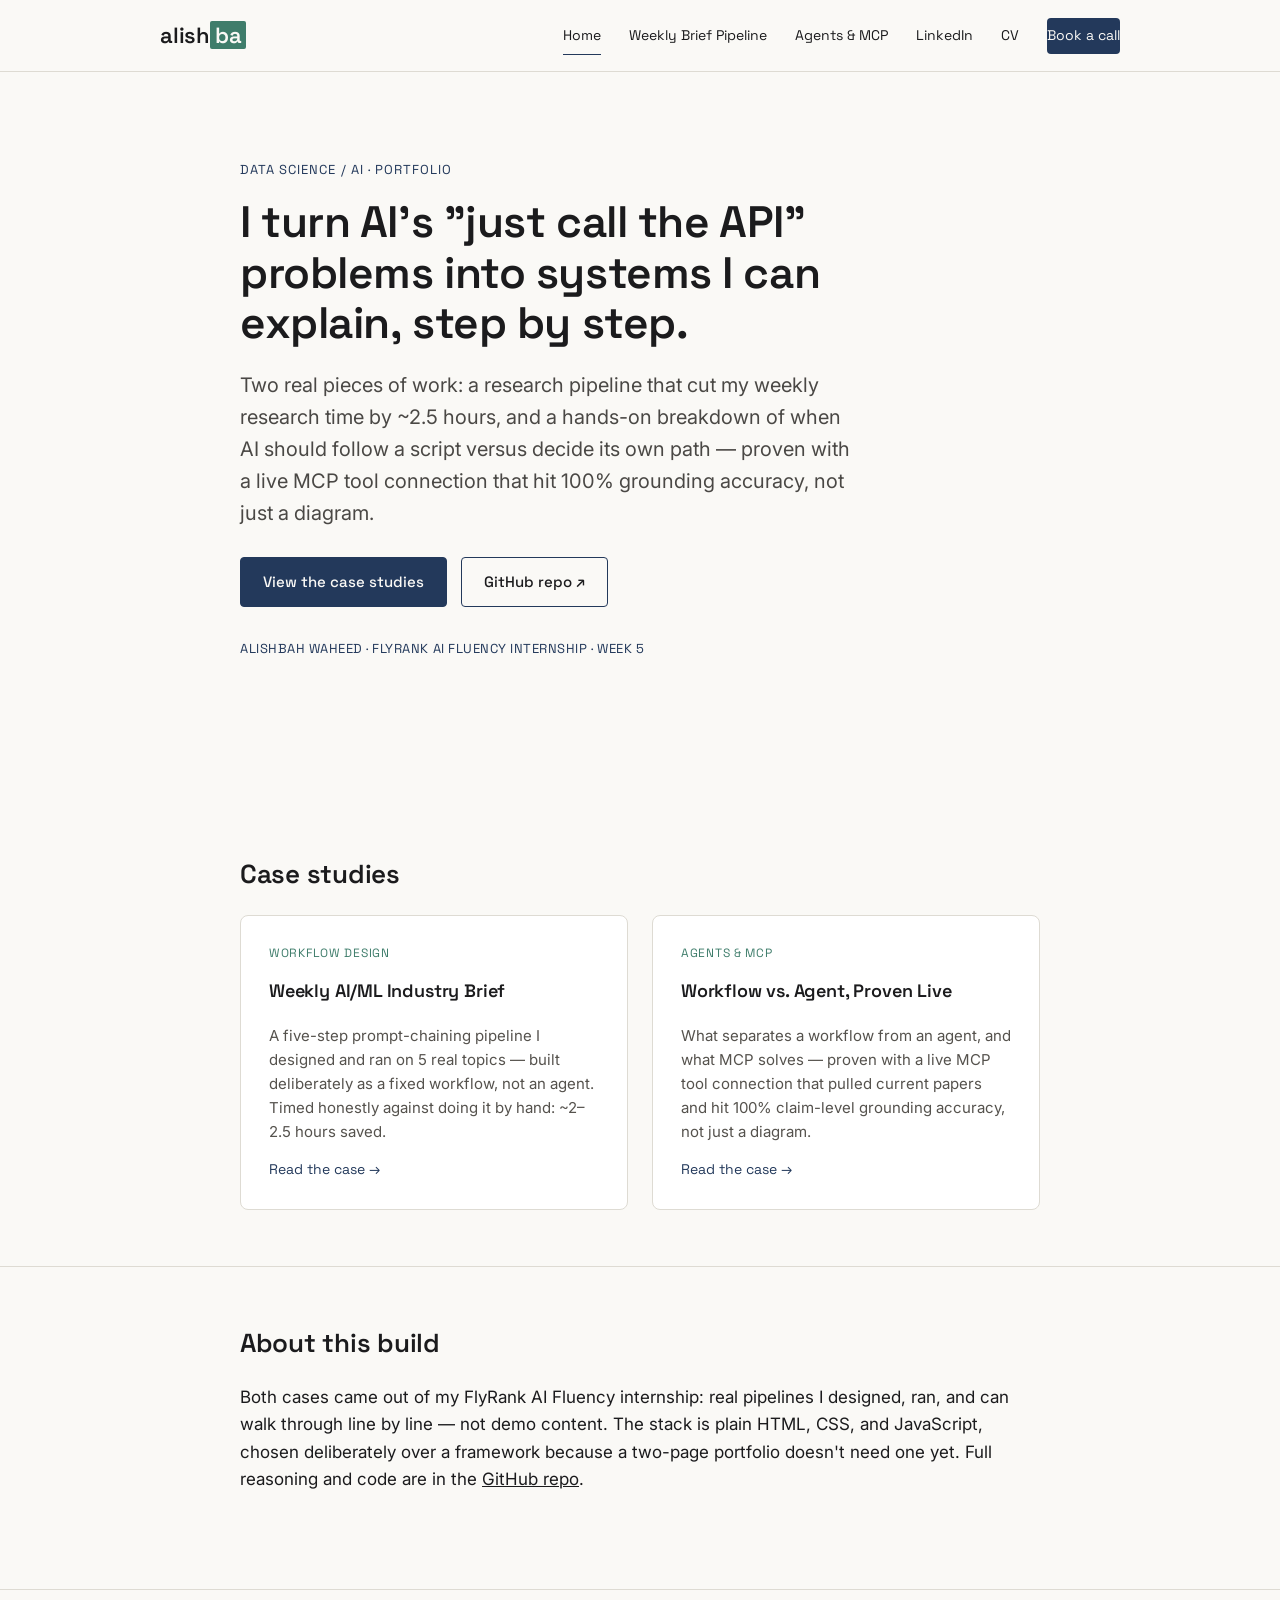
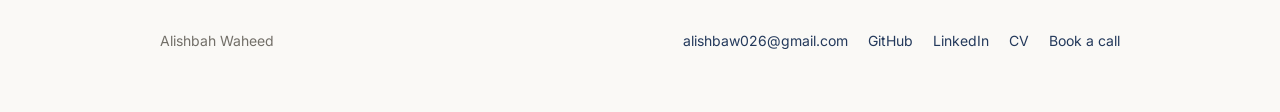
<file: index.html>
<!DOCTYPE html>
<html lang="en">
<head>
<meta charset="UTF-8">
<meta name="viewport" content="width=device-width, initial-scale=1.0">
<title>Alishbah Waheed — AI/ML Portfolio</title>
<meta name="description" content="Alishbah Waheed — case studies on AI pipeline design, tool-use vs. agentic architecture, and MCP. FlyRank AI Fluency internship.">
<link rel="preconnect" href="https://fonts.googleapis.com">
<link rel="preconnect" href="https://fonts.gstatic.com" crossorigin>
<link href="https://fonts.googleapis.com/css2?family=Space+Grotesk:wght@400;500;600;700&family=Inter:wght@400;500;600&display=swap" rel="stylesheet">
<link rel="stylesheet" href="style.css">
</head>
<body>

<nav class="site-nav">
  <div class="nav-inner">
    <a class="wordmark" href="index.html">
      <span class="wordmark-text">alish<span class="match">ba</span></span>
    </a>
    <ul class="nav-links">
      <li><a href="index.html" aria-current="page">Home</a></li>
      <li><a href="weekly-brief.html">Weekly Brief Pipeline</a></li>
      <li><a href="agents-mcp.html">Agents &amp; MCP</a></li>
      <li><a href="https://linkedin.com/in/alishbahwaheed" target="_blank" rel="noopener">LinkedIn</a></li>
      <li><a href="Resume.pdf" target="_blank" rel="noopener">CV</a></li>
      <li><a class="nav-cta" href="mailto:alishbaw026@gmail.com?subject=Let's%20connect">Book a call</a></li>
    </ul>
  </div>
</nav>

<header class="hero">
  <div class="sheet">
    <p class="kicker">Data Science / AI · Portfolio</p>
    <div class="hero-claim">
      <h1>I turn AI's "just call the API" problems into systems I can <span class="match-underline">explain, step by step</span>.</h1>
      <p class="lede">Two real pieces of work: a research pipeline that cut my weekly research time by ~2.5 hours, and a hands-on breakdown of when AI should follow a script versus decide its own path — proven with a live MCP tool connection that hit 100% grounding accuracy, not just a diagram.</p>
    </div>
    <div class="btn-row">
      <a class="btn btn-primary" href="#cases">View the case studies</a>
      <a class="btn btn-ghost" href="https://github.com/TheAlishbahWaheed/flyrank-ml-internship">GitHub repo ↗</a>
    </div>
    <p class="hero-meta">Alishbah Waheed · FlyRank AI Fluency Internship · Week 5</p>
  </div>
</header>

<main>
  <section id="cases" class="no-rule">
    <div class="sheet">
      <h2>Case studies</h2>
      <div class="case-grid">

        <a class="case-card" href="weekly-brief.html">
          <span class="case-tag">Workflow design</span>
          <h3>Weekly AI/ML Industry Brief</h3>
          <p class="case-desc">A five-step prompt-chaining pipeline I designed and ran on 5 real topics — built deliberately as a fixed workflow, not an agent. Timed honestly against doing it by hand: ~2–2.5 hours saved.</p>
          <span class="case-arrow">Read the case →</span>
        </a>

        <a class="case-card" href="agents-mcp.html">
          <span class="case-tag">Agents &amp; MCP</span>
          <h3>Workflow vs. Agent, Proven Live</h3>
          <p class="case-desc">What separates a workflow from an agent, and what MCP solves — proven with a live MCP tool connection that pulled current papers and hit 100% claim-level grounding accuracy, not just a diagram.</p>
          <span class="case-arrow">Read the case →</span>
        </a>

      </div>
    </div>
  </section>

  <section>
    <div class="sheet">
      <h2>About this build</h2>
      <p>Both cases came out of my FlyRank AI Fluency internship: real pipelines I designed, ran, and can walk through line by line — not demo content. The stack is plain HTML, CSS, and JavaScript, chosen deliberately over a framework because a two-page portfolio doesn't need one yet. Full reasoning and code are in the <a href="https://github.com/TheAlishbahWaheed/flyrank-ml-internship">GitHub repo</a>.</p>
    </div>
  </section>
</main>

<footer class="site-footer">
  <div class="footer-inner">
    <span>Alishbah Waheed</span>
    <div class="footer-links">
      <a href="mailto:alishbaw026@gmail.com">alishbaw026@gmail.com</a>
      <a href="https://github.com/TheAlishbahWaheed/flyrank-ml-internship">GitHub</a>
      <a href="https://linkedin.com/in/alishbahwaheed" target="_blank" rel="noopener">LinkedIn</a>
      <a href="Resume.pdf" target="_blank" rel="noopener">CV</a>
      <a href="mailto:alishbaw026@gmail.com?subject=Let's%20connect">Book a call</a>
    </div>
  </div>
</footer>

</body>
</html>
</file>
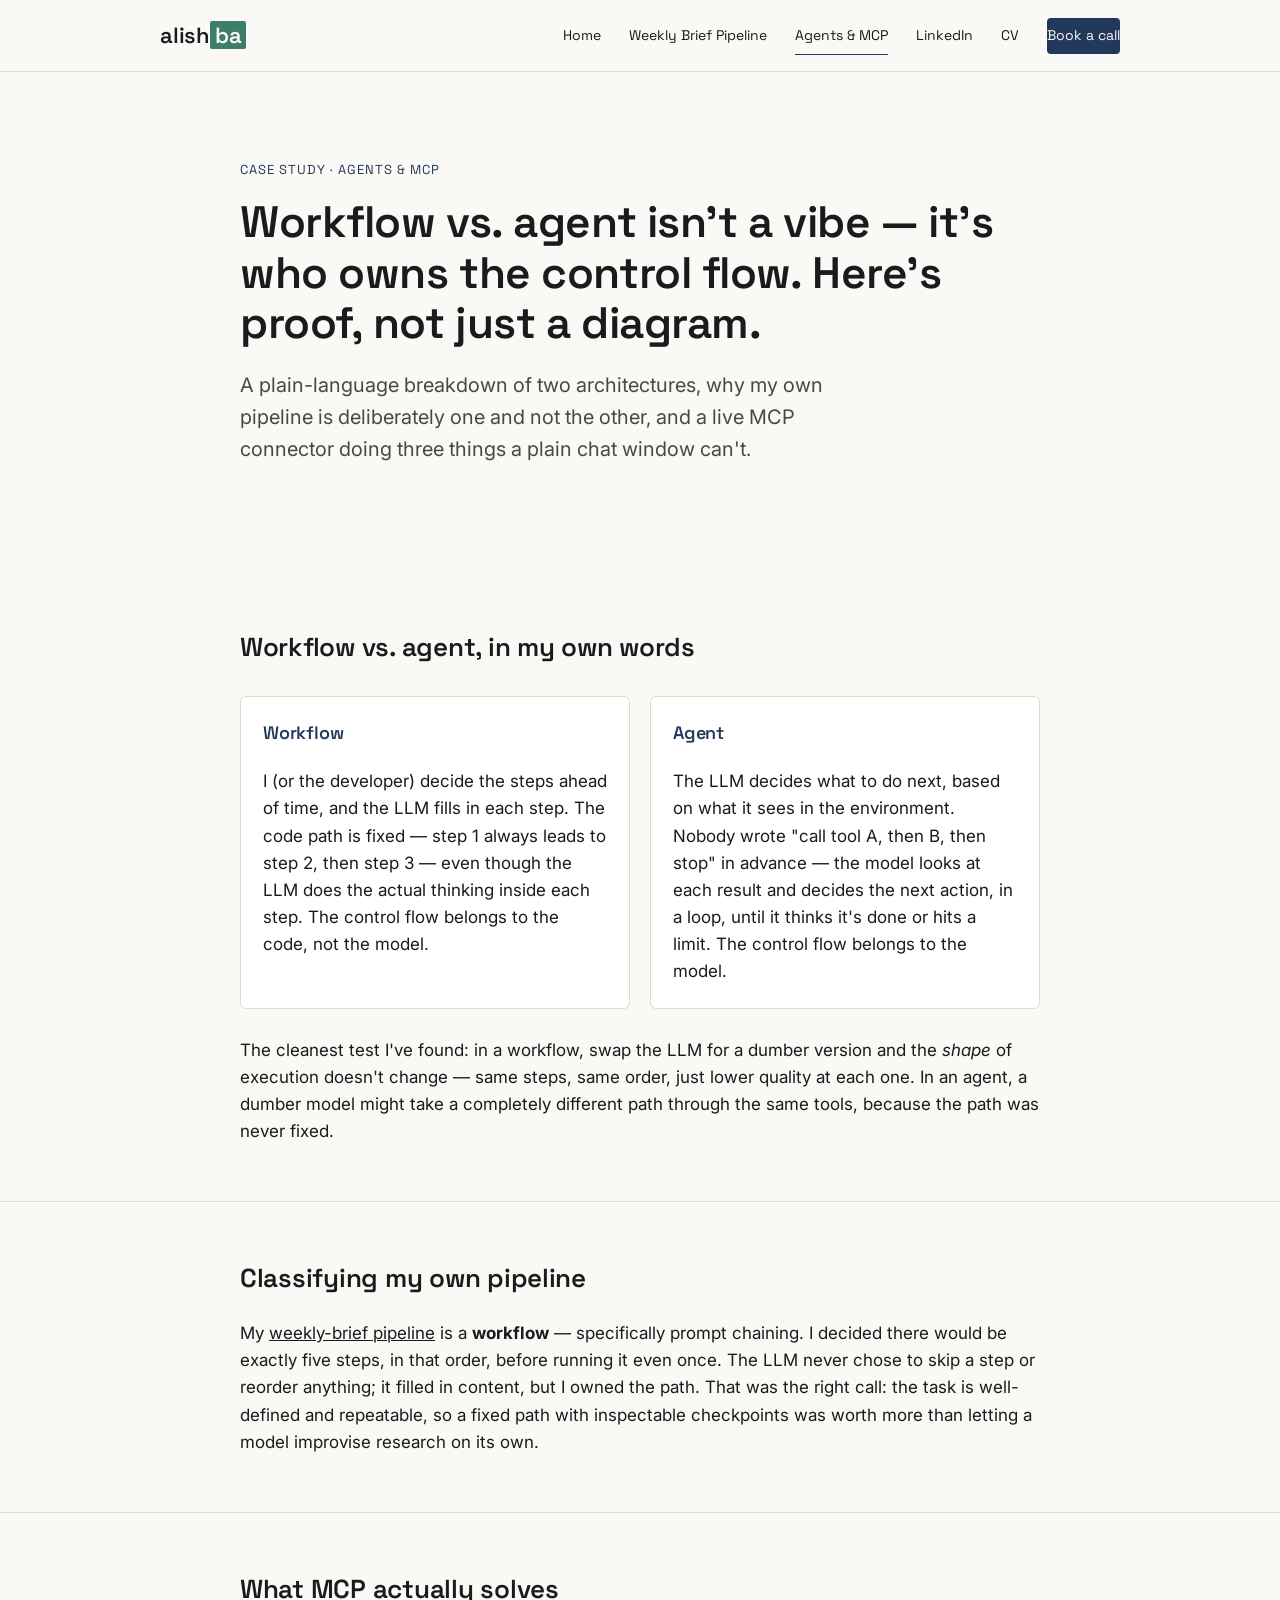
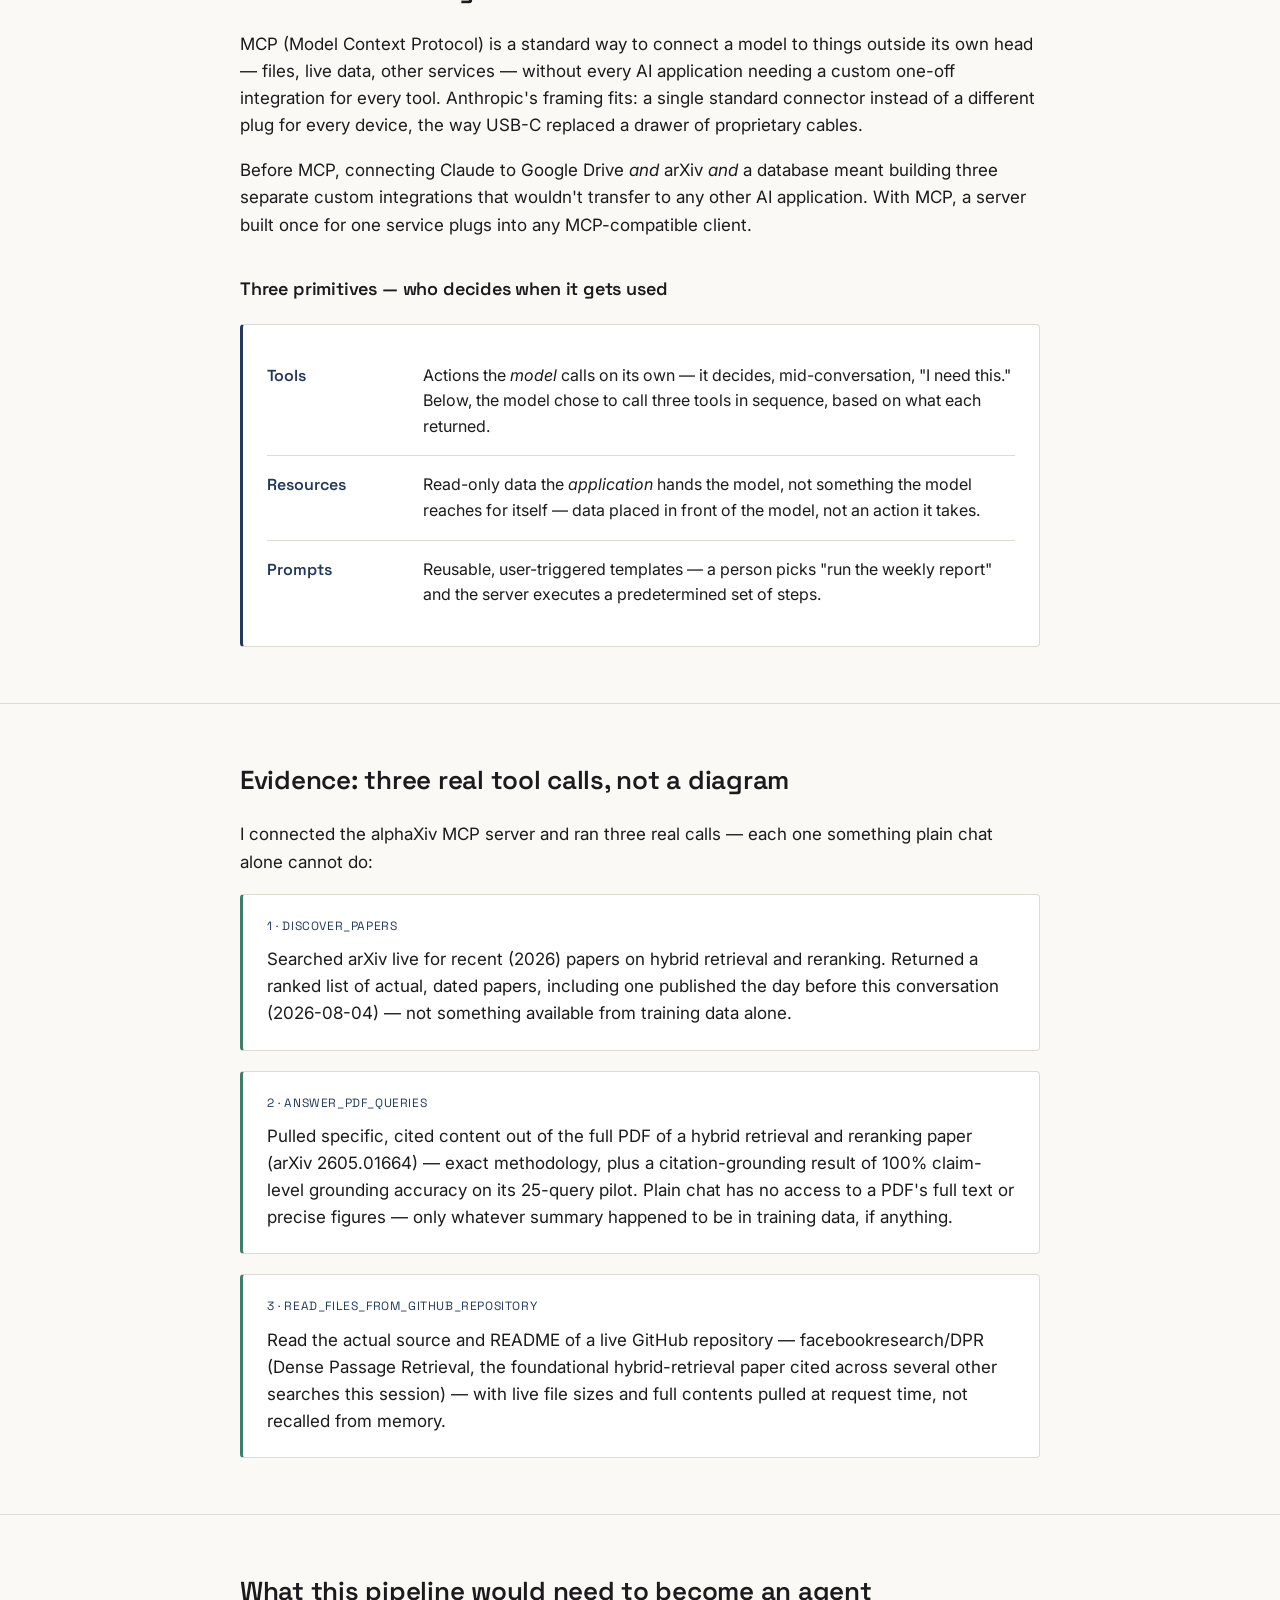
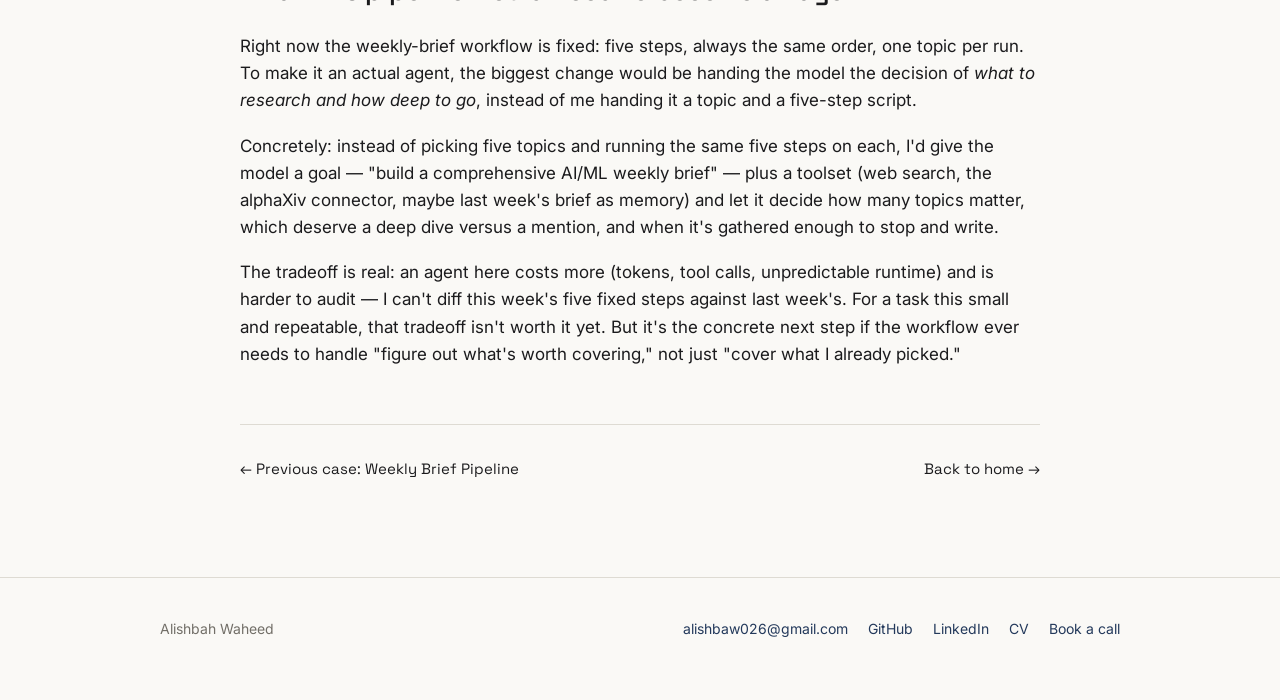
<file: agents-mcp.html>
<!DOCTYPE html>
<html lang="en">
<head>
<meta charset="UTF-8">
<meta name="viewport" content="width=device-width, initial-scale=1.0">
<title>Workflow vs. Agent, Proven with MCP — Alishbah Waheed</title>
<meta name="description" content="What separates a workflow from an agent, what MCP solves, and a live MCP tool connection proving it.">
<link rel="preconnect" href="https://fonts.googleapis.com">
<link rel="preconnect" href="https://fonts.gstatic.com" crossorigin>
<link href="https://fonts.googleapis.com/css2?family=Space+Grotesk:wght@400;500;600;700&family=Inter:wght@400;500;600&display=swap" rel="stylesheet">
<link rel="stylesheet" href="style.css">
</head>
<body>

<nav class="site-nav">
  <div class="nav-inner">
    <a class="wordmark" href="index.html">
      <span class="wordmark-text">alish<span class="match">ba</span></span>
    </a>
    <ul class="nav-links">
      <li><a href="index.html">Home</a></li>
      <li><a href="weekly-brief.html">Weekly Brief Pipeline</a></li>
      <li><a href="agents-mcp.html" aria-current="page">Agents &amp; MCP</a></li>
      <li><a href="https://linkedin.com/in/alishbahwaheed" target="_blank" rel="noopener">LinkedIn</a></li>
      <li><a href="Resume.pdf" target="_blank" rel="noopener">CV</a></li>
      <li><a class="nav-cta" href="mailto:alishbaw026@gmail.com?subject=Let's%20connect">Book a call</a></li>
    </ul>
  </div>
</nav>

<header class="hero" style="padding-bottom: 32px;">
  <div class="sheet">
    <p class="kicker">Case study · Agents &amp; MCP</p>
    <h1>Workflow vs. agent isn't a vibe — it's who owns the control flow. Here's proof, not just a diagram.</h1>
    <p class="lede">A plain-language breakdown of two architectures, why my own pipeline is deliberately one and not the other, and a live MCP connector doing three things a plain chat window can't.</p>
  </div>
</header>

<main>
  <section class="no-rule">
    <div class="sheet">
      <h2>Workflow vs. agent, in my own words</h2>
      <div class="def-grid">
        <div class="def-card">
          <h3>Workflow</h3>
          <p style="margin-bottom:0;">I (or the developer) decide the steps ahead of time, and the LLM fills in each step. The code path is fixed — step 1 always leads to step 2, then step 3 — even though the LLM does the actual thinking inside each step. The control flow belongs to the code, not the model.</p>
        </div>
        <div class="def-card">
          <h3>Agent</h3>
          <p style="margin-bottom:0;">The LLM decides what to do next, based on what it sees in the environment. Nobody wrote "call tool A, then B, then stop" in advance — the model looks at each result and decides the next action, in a loop, until it thinks it's done or hits a limit. The control flow belongs to the model.</p>
        </div>
      </div>
      <p>The cleanest test I've found: in a workflow, swap the LLM for a dumber version and the <em>shape</em> of execution doesn't change — same steps, same order, just lower quality at each one. In an agent, a dumber model might take a completely different path through the same tools, because the path was never fixed.</p>
    </div>
  </section>

  <section>
    <div class="sheet">
      <h2>Classifying my own pipeline</h2>
      <p>My <a href="weekly-brief.html">weekly-brief pipeline</a> is a <strong>workflow</strong> — specifically prompt chaining. I decided there would be exactly five steps, in that order, before running it even once. The LLM never chose to skip a step or reorder anything; it filled in content, but I owned the path. That was the right call: the task is well-defined and repeatable, so a fixed path with inspectable checkpoints was worth more than letting a model improvise research on its own.</p>
    </div>
  </section>

  <section>
    <div class="sheet">
      <h2>What MCP actually solves</h2>
      <p>MCP (Model Context Protocol) is a standard way to connect a model to things outside its own head — files, live data, other services — without every AI application needing a custom one-off integration for every tool. Anthropic's framing fits: a single standard connector instead of a different plug for every device, the way USB-C replaced a drawer of proprietary cables.</p>
      <p>Before MCP, connecting Claude to Google Drive <em>and</em> arXiv <em>and</em> a database meant building three separate custom integrations that wouldn't transfer to any other AI application. With MCP, a server built once for one service plugs into any MCP-compatible client.</p>

      <h3 style="margin-top:36px;">Three primitives — who decides when it gets used</h3>
      <div class="evidence-card" style="border-left-color: var(--signal);">
        <div class="primitive-row">
          <span class="primitive-name">Tools</span>
          <span>Actions the <em>model</em> calls on its own — it decides, mid-conversation, "I need this." Below, the model chose to call three tools in sequence, based on what each returned.</span>
        </div>
        <div class="primitive-row">
          <span class="primitive-name">Resources</span>
          <span>Read-only data the <em>application</em> hands the model, not something the model reaches for itself — data placed in front of the model, not an action it takes.</span>
        </div>
        <div class="primitive-row">
          <span class="primitive-name">Prompts</span>
          <span>Reusable, user-triggered templates — a person picks "run the weekly report" and the server executes a predetermined set of steps.</span>
        </div>
      </div>
    </div>
  </section>

  <section>
    <div class="sheet">
      <h2>Evidence: three real tool calls, not a diagram</h2>
      <p>I connected the alphaXiv MCP server and ran three real calls — each one something plain chat alone cannot do:</p>

      <div class="evidence-card">
        <div class="evidence-label">1 · discover_papers</div>
        <p style="margin-bottom:0;">Searched arXiv live for recent (2026) papers on hybrid retrieval and reranking. Returned a ranked list of actual, dated papers, including one published the day before this conversation (2026-08-04) — not something available from training data alone.</p>
      </div>

      <div class="evidence-card">
        <div class="evidence-label">2 · answer_pdf_queries</div>
        <p style="margin-bottom:0;">Pulled specific, cited content out of the full PDF of a hybrid retrieval and reranking paper (arXiv 2605.01664) — exact methodology, plus a citation-grounding result of 100% claim-level grounding accuracy on its 25-query pilot. Plain chat has no access to a PDF's full text or precise figures — only whatever summary happened to be in training data, if anything.</p>
      </div>

      <div class="evidence-card">
        <div class="evidence-label">3 · read_files_from_github_repository</div>
        <p style="margin-bottom:0;">Read the actual source and README of a live GitHub repository — facebookresearch/DPR (Dense Passage Retrieval, the foundational hybrid-retrieval paper cited across several other searches this session) — with live file sizes and full contents pulled at request time, not recalled from memory.</p>
      </div>
    </div>
  </section>

  <section>
    <div class="sheet">
      <h2>What this pipeline would need to become an agent</h2>
      <p>Right now the weekly-brief workflow is fixed: five steps, always the same order, one topic per run. To make it an actual agent, the biggest change would be handing the model the decision of <em>what to research and how deep to go</em>, instead of me handing it a topic and a five-step script.</p>
      <p>Concretely: instead of picking five topics and running the same five steps on each, I'd give the model a goal — "build a comprehensive AI/ML weekly brief" — plus a toolset (web search, the alphaXiv connector, maybe last week's brief as memory) and let it decide how many topics matter, which deserve a deep dive versus a mention, and when it's gathered enough to stop and write.</p>
      <p>The tradeoff is real: an agent here costs more (tokens, tool calls, unpredictable runtime) and is harder to audit — I can't diff this week's five fixed steps against last week's. For a task this small and repeatable, that tradeoff isn't worth it yet. But it's the concrete next step if the workflow ever needs to handle "figure out what's worth covering," not just "cover what I already picked."</p>
    </div>
  </section>

  <div class="sheet">
    <div class="case-nav">
      <a href="weekly-brief.html">← Previous case: Weekly Brief Pipeline</a>
      <a href="index.html">Back to home →</a>
    </div>
  </div>
</main>

<footer class="site-footer">
  <div class="footer-inner">
    <span>Alishbah Waheed</span>
    <div class="footer-links">
      <a href="mailto:alishbaw026@gmail.com">alishbaw026@gmail.com</a>
      <a href="https://github.com/TheAlishbahWaheed/flyrank-ml-internship">GitHub</a>
      <a href="https://linkedin.com/in/alishbahwaheed" target="_blank" rel="noopener">LinkedIn</a>
      <a href="Resume.pdf" target="_blank" rel="noopener">CV</a>
      <a href="mailto:alishbaw026@gmail.com?subject=Let's%20connect">Book a call</a>
    </div>
  </div>
</footer>

</body>
</html>
</file>
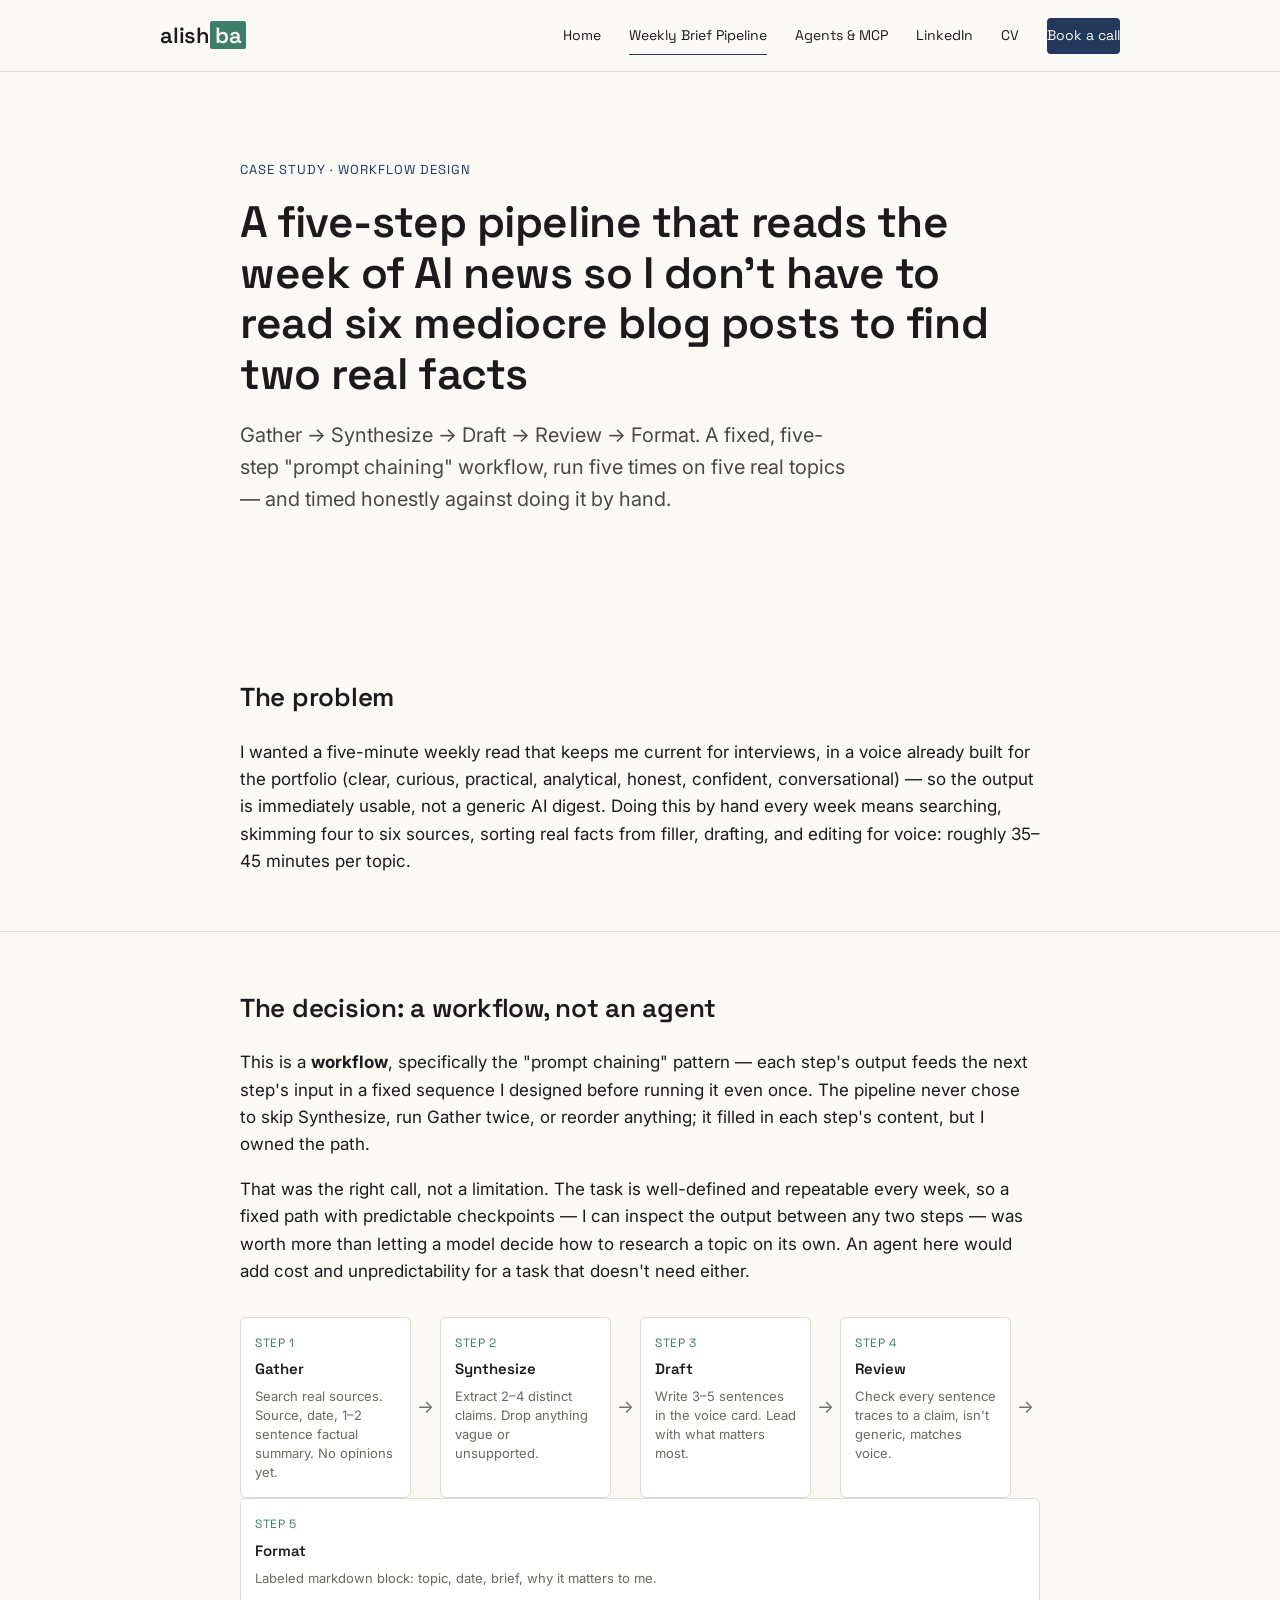
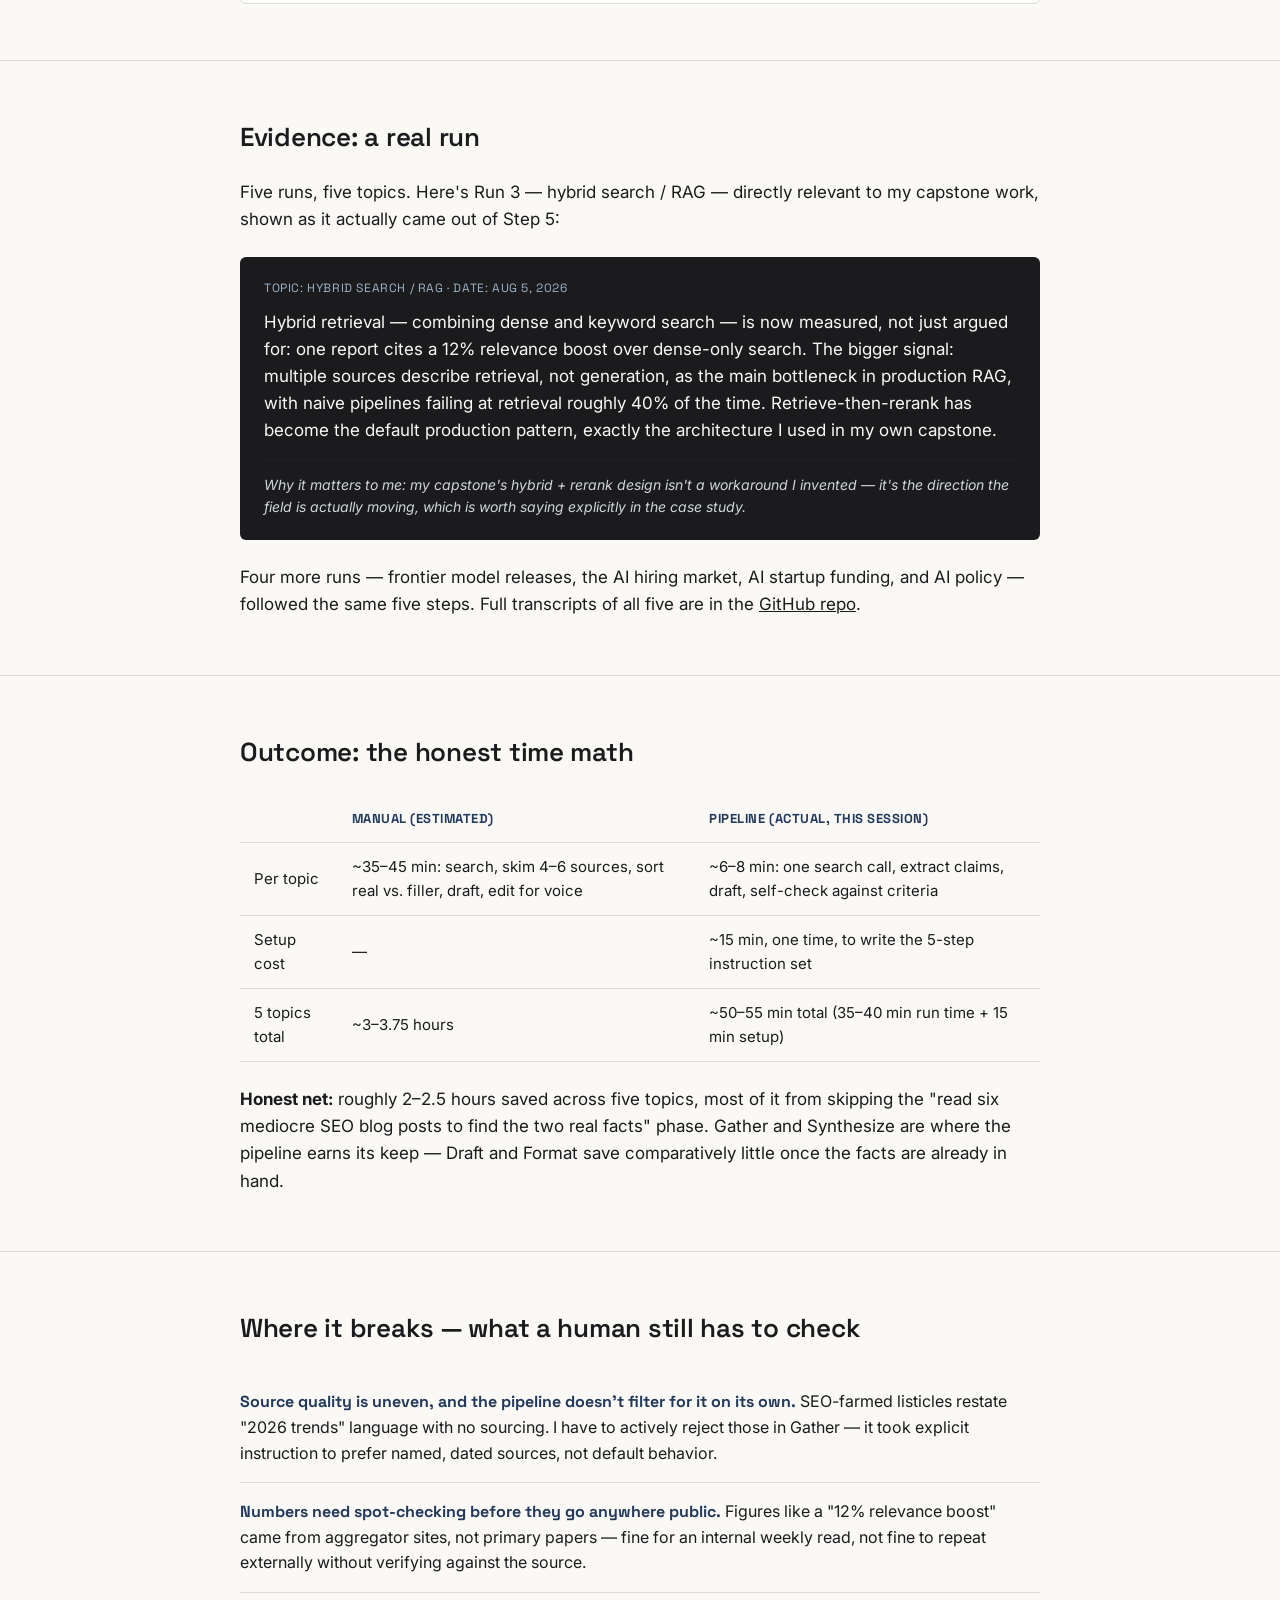
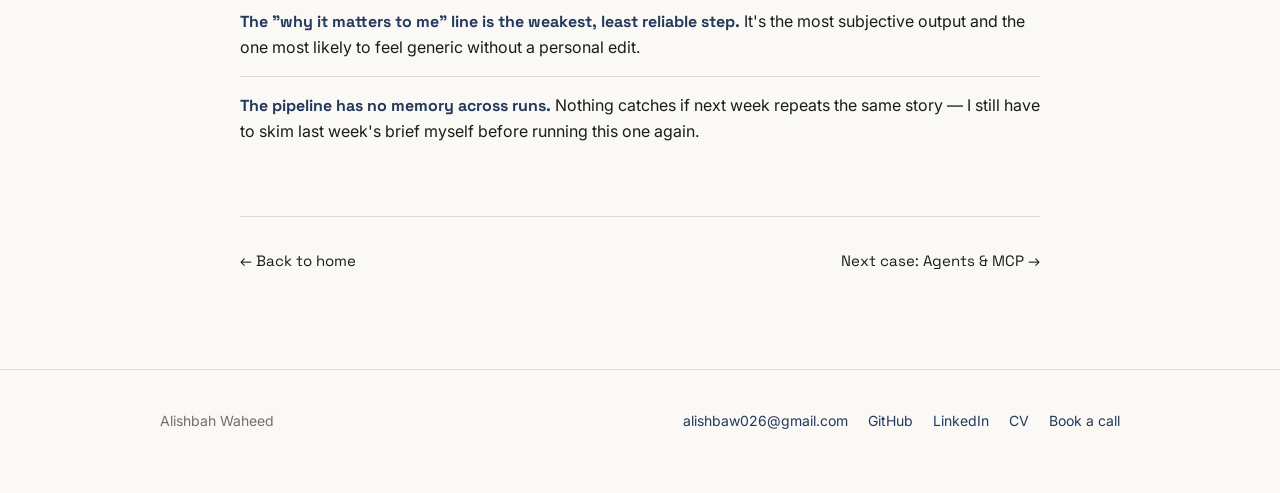
<file: weekly-brief.html>
<!DOCTYPE html>
<html lang="en">
<head>
<meta charset="UTF-8">
<meta name="viewport" content="width=device-width, initial-scale=1.0">
<title>Weekly AI/ML Industry Brief — Alishbah Waheed</title>
<meta name="description" content="A five-step prompt-chaining workflow that turns a week of AI/ML news into a sourced five-minute brief.">
<link rel="preconnect" href="https://fonts.googleapis.com">
<link rel="preconnect" href="https://fonts.gstatic.com" crossorigin>
<link href="https://fonts.googleapis.com/css2?family=Space+Grotesk:wght@400;500;600;700&family=Inter:wght@400;500;600&display=swap" rel="stylesheet">
<link rel="stylesheet" href="style.css">
</head>
<body>

<nav class="site-nav">
  <div class="nav-inner">
    <a class="wordmark" href="index.html">
      <span class="wordmark-text">alish<span class="match">ba</span></span>
    </a>
    <ul class="nav-links">
      <li><a href="index.html">Home</a></li>
      <li><a href="weekly-brief.html" aria-current="page">Weekly Brief Pipeline</a></li>
      <li><a href="agents-mcp.html">Agents &amp; MCP</a></li>
      <li><a href="https://linkedin.com/in/alishbahwaheed" target="_blank" rel="noopener">LinkedIn</a></li>
      <li><a href="Resume.pdf" target="_blank" rel="noopener">CV</a></li>
      <li><a class="nav-cta" href="mailto:alishbaw026@gmail.com?subject=Let's%20connect">Book a call</a></li>
    </ul>
  </div>
</nav>

<header class="hero" style="padding-bottom: 32px;">
  <div class="sheet">
    <p class="kicker">Case study · Workflow design</p>
    <h1>A five-step pipeline that reads the week of AI news so I don't have to read six mediocre blog posts to find two real facts</h1>
    <p class="lede">Gather → Synthesize → Draft → Review → Format. A fixed, five-step "prompt chaining" workflow, run five times on five real topics — and timed honestly against doing it by hand.</p>
  </div>
</header>

<main>
  <section class="no-rule">
    <div class="sheet">
      <h2>The problem</h2>
      <p>I wanted a five-minute weekly read that keeps me current for interviews, in a voice already built for the portfolio (clear, curious, practical, analytical, honest, confident, conversational) — so the output is immediately usable, not a generic AI digest. Doing this by hand every week means searching, skimming four to six sources, sorting real facts from filler, drafting, and editing for voice: roughly 35–45 minutes per topic.</p>
    </div>
  </section>

  <section>
    <div class="sheet">
      <h2>The decision: a workflow, not an agent</h2>
      <p>This is a <strong>workflow</strong>, specifically the "prompt chaining" pattern — each step's output feeds the next step's input in a fixed sequence I designed before running it even once. The pipeline never chose to skip Synthesize, run Gather twice, or reorder anything; it filled in each step's content, but I owned the path.</p>
      <p>That was the right call, not a limitation. The task is well-defined and repeatable every week, so a fixed path with predictable checkpoints — I can inspect the output between any two steps — was worth more than letting a model decide how to research a topic on its own. An agent here would add cost and unpredictability for a task that doesn't need either.</p>

      <div class="step-diagram" role="img" aria-label="Five step pipeline: Gather, Synthesize, Draft, Review or Critique, Format">
        <div class="step-box">
          <div class="step-num">STEP 1</div>
          <div class="step-name">Gather</div>
          <div class="step-desc">Search real sources. Source, date, 1–2 sentence factual summary. No opinions yet.</div>
        </div>
        <div class="step-arrow">→</div>
        <div class="step-box">
          <div class="step-num">STEP 2</div>
          <div class="step-name">Synthesize</div>
          <div class="step-desc">Extract 2–4 distinct claims. Drop anything vague or unsupported.</div>
        </div>
        <div class="step-arrow">→</div>
        <div class="step-box">
          <div class="step-num">STEP 3</div>
          <div class="step-name">Draft</div>
          <div class="step-desc">Write 3–5 sentences in the voice card. Lead with what matters most.</div>
        </div>
        <div class="step-arrow">→</div>
        <div class="step-box">
          <div class="step-num">STEP 4</div>
          <div class="step-name">Review</div>
          <div class="step-desc">Check every sentence traces to a claim, isn't generic, matches voice.</div>
        </div>
        <div class="step-arrow">→</div>
        <div class="step-box">
          <div class="step-num">STEP 5</div>
          <div class="step-name">Format</div>
          <div class="step-desc">Labeled markdown block: topic, date, brief, why it matters to me.</div>
        </div>
      </div>
    </div>
  </section>

  <section>
    <div class="sheet">
      <h2>Evidence: a real run</h2>
      <p>Five runs, five topics. Here's Run 3 — hybrid search / RAG — directly relevant to my capstone work, shown as it actually came out of Step 5:</p>

      <div class="output-block">
        <div class="output-meta">Topic: Hybrid search / RAG · Date: Aug 5, 2026</div>
        <p style="margin-bottom:0; color:inherit;">Hybrid retrieval — combining dense and keyword search — is now measured, not just argued for: one report cites a 12% relevance boost over dense-only search. The bigger signal: multiple sources describe retrieval, not generation, as the main bottleneck in production RAG, with naive pipelines failing at retrieval roughly 40% of the time. Retrieve-then-rerank has become the default production pattern, exactly the architecture I used in my own capstone.</p>
        <div class="why">Why it matters to me: my capstone's hybrid + rerank design isn't a workaround I invented — it's the direction the field is actually moving, which is worth saying explicitly in the case study.</div>
      </div>

      <p>Four more runs — frontier model releases, the AI hiring market, AI startup funding, and AI policy — followed the same five steps. Full transcripts of all five are in the <a href="https://github.com/TheAlishbahWaheed/flyrank-ml-internship">GitHub repo</a>.</p>
    </div>
  </section>

  <section>
    <div class="sheet">
      <h2>Outcome: the honest time math</h2>
      <table>
        <thead>
          <tr><th></th><th>Manual (estimated)</th><th>Pipeline (actual, this session)</th></tr>
        </thead>
        <tbody>
          <tr>
            <td>Per topic</td>
            <td>~35–45 min: search, skim 4–6 sources, sort real vs. filler, draft, edit for voice</td>
            <td>~6–8 min: one search call, extract claims, draft, self-check against criteria</td>
          </tr>
          <tr>
            <td>Setup cost</td>
            <td>—</td>
            <td>~15 min, one time, to write the 5-step instruction set</td>
          </tr>
          <tr>
            <td>5 topics total</td>
            <td>~3–3.75 hours</td>
            <td>~50–55 min total (35–40 min run time + 15 min setup)</td>
          </tr>
        </tbody>
      </table>
      <p><strong>Honest net:</strong> roughly 2–2.5 hours saved across five topics, most of it from skipping the "read six mediocre SEO blog posts to find the two real facts" phase. Gather and Synthesize are where the pipeline earns its keep — Draft and Format save comparatively little once the facts are already in hand.</p>
    </div>
  </section>

  <section>
    <div class="sheet">
      <h2>Where it breaks — what a human still has to check</h2>
      <ul class="watch-list">
        <li><strong>Source quality is uneven, and the pipeline doesn't filter for it on its own.</strong> SEO-farmed listicles restate "2026 trends" language with no sourcing. I have to actively reject those in Gather — it took explicit instruction to prefer named, dated sources, not default behavior.</li>
        <li><strong>Numbers need spot-checking before they go anywhere public.</strong> Figures like a "12% relevance boost" came from aggregator sites, not primary papers — fine for an internal weekly read, not fine to repeat externally without verifying against the source.</li>
        <li><strong>The "why it matters to me" line is the weakest, least reliable step.</strong> It's the most subjective output and the one most likely to feel generic without a personal edit.</li>
        <li><strong>The pipeline has no memory across runs.</strong> Nothing catches if next week repeats the same story — I still have to skim last week's brief myself before running this one again.</li>
      </ul>
    </div>
  </section>

  <div class="sheet">
    <div class="case-nav">
      <a href="index.html">← Back to home</a>
      <a href="agents-mcp.html">Next case: Agents &amp; MCP →</a>
    </div>
  </div>
</main>

<footer class="site-footer">
  <div class="footer-inner">
    <span>Alishbah Waheed</span>
    <div class="footer-links">
      <a href="mailto:alishbaw026@gmail.com">alishbaw026@gmail.com</a>
      <a href="https://github.com/TheAlishbahWaheed/flyrank-ml-internship">GitHub</a>
      <a href="https://linkedin.com/in/alishbahwaheed" target="_blank" rel="noopener">LinkedIn</a>
      <a href="Resume.pdf" target="_blank" rel="noopener">CV</a>
      <a href="mailto:alishbaw026@gmail.com?subject=Let's%20connect">Book a call</a>
    </div>
  </div>
</footer>

</body>
</html>
</file>
<file: style.css>
/* ===== Identity kit tokens (from Alishbah's Week 3/4 identity kit) ===== */
:root {
  --paper: #FAF9F6;
  --ink: #1B1B1D;
  --signal: #23395B;
  --match: #3F7D6B;
  --hairline: #DEDBD3;
  --muted: #726f68;
  --max-w: 880px;
}

* { box-sizing: border-box; }

html { scroll-behavior: smooth; }

body {
  margin: 0;
  background: var(--paper);
  color: var(--ink);
  font-family: 'Inter', sans-serif;
  -webkit-font-smoothing: antialiased;
  line-height: 1.6;
}

a { color: inherit; }

img { max-width: 100%; display: block; }

.sr-only {
  position: absolute;
  width: 1px; height: 1px;
  padding: 0; margin: -1px;
  overflow: hidden;
  clip: rect(0,0,0,0);
  white-space: nowrap; border: 0;
}

:focus-visible {
  outline: 2px solid var(--match);
  outline-offset: 2px;
}

/* ===== Nav ===== */
.site-nav {
  border-bottom: 1px solid var(--hairline);
  position: sticky;
  top: 0;
  background: rgba(250, 249, 246, 0.92);
  backdrop-filter: blur(6px);
  z-index: 20;
}

.nav-inner {
  max-width: 1040px;
  margin: 0 auto;
  padding: 18px 40px;
  display: flex;
  align-items: center;
  justify-content: space-between;
  gap: 24px;
  flex-wrap: wrap;
}

.wordmark {
  display: flex;
  align-items: baseline;
  gap: 2px;
  text-decoration: none;
}

.wordmark-text {
  font-family: 'Space Grotesk', sans-serif;
  font-weight: 600;
  font-size: 22px;
  letter-spacing: -0.01em;
  color: var(--ink);
}

.wordmark-text .match {
  background: var(--match);
  color: var(--paper);
  padding: 0 5px;
  border-radius: 2px;
}

.nav-links {
  display: flex;
  align-items: center;
  gap: 28px;
  list-style: none;
  margin: 0;
  padding: 0;
  font-family: 'Space Grotesk', sans-serif;
  font-size: 14px;
}

.nav-links a {
  text-decoration: none;
  color: var(--ink);
  border-bottom: 1px solid transparent;
  padding: 8px 0 10px;
  transition: border-color 0.15s ease;
}

.nav-links a:hover,
.nav-links a[aria-current="page"] {
  border-color: var(--signal);
}

.nav-cta {
  background: var(--signal);
  color: var(--paper) !important;
  padding: 9px 16px;
  border-radius: 4px;
  border-bottom: none !important;
}

.nav-cta:hover {
  background: #1a2c47;
}

/* ===== Layout shells ===== */
.sheet {
  max-width: var(--max-w);
  margin: 0 auto;
  padding: 0 40px;
}

.wide-sheet {
  max-width: 1040px;
  margin: 0 auto;
  padding: 0 40px;
}

section {
  padding-top: 56px;
  margin-top: 56px;
  border-top: 1px solid var(--hairline);
}

section:first-of-type,
.no-rule {
  border-top: none;
}

.kicker {
  font-family: 'Space Grotesk', sans-serif;
  font-size: 13px;
  letter-spacing: 0.08em;
  text-transform: uppercase;
  color: var(--signal);
  margin: 0 0 16px;
}

h1, h2, h3 {
  font-family: 'Space Grotesk', sans-serif;
  font-weight: 600;
  letter-spacing: -0.01em;
  margin: 0 0 20px;
}

h1 { font-size: 44px; line-height: 1.15; }
h2 { font-size: 26px; }
h3 { font-size: 18px; }

p { margin: 0 0 18px; font-size: 17px; }

.lede {
  font-size: 20px;
  color: #4a4845;
  max-width: 620px;
}

/* ===== Hero (home) ===== */
.hero {
  padding: 88px 0 64px;
}

.hero-claim {
  max-width: 720px;
}

.hero .match-underline {
  text-decoration-color: var(--match);
  text-decoration-thickness: 3px;
  text-underline-offset: 4px;
}

.hero-meta {
  font-family: 'Space Grotesk', sans-serif;
  font-size: 13px;
  color: var(--signal);
  letter-spacing: 0.04em;
  text-transform: uppercase;
  margin-top: 32px;
}

/* ===== Case cards (home) ===== */
.case-grid {
  display: grid;
  grid-template-columns: repeat(2, 1fr);
  gap: 24px;
}

@media (max-width: 720px) {
  .case-grid { grid-template-columns: 1fr; }
}

.case-card {
  border: 1px solid var(--hairline);
  border-radius: 8px;
  padding: 28px;
  text-decoration: none;
  color: var(--ink);
  display: flex;
  flex-direction: column;
  gap: 14px;
  background: #fff;
  transition: border-color 0.15s ease, transform 0.15s ease;
}

.case-card:hover {
  border-color: var(--signal);
  transform: translateY(-2px);
}

.case-card .case-tag {
  font-family: 'Space Grotesk', sans-serif;
  font-size: 12px;
  letter-spacing: 0.06em;
  text-transform: uppercase;
  color: var(--match);
}

.case-card h3 {
  margin-bottom: 4px;
}

.case-card .case-desc {
  font-size: 15px;
  color: #55524d;
  margin: 0;
  flex-grow: 1;
}

.case-card .case-arrow {
  font-family: 'Space Grotesk', sans-serif;
  font-size: 14px;
  color: var(--signal);
}

/* ===== Buttons ===== */
.btn {
  display: inline-flex;
  align-items: center;
  gap: 8px;
  font-family: 'Space Grotesk', sans-serif;
  font-size: 15px;
  font-weight: 500;
  text-decoration: none;
  padding: 12px 22px;
  border-radius: 4px;
  border: 1px solid var(--signal);
}

.btn-primary {
  background: var(--signal);
  color: var(--paper);
}

.btn-primary:hover { background: #1a2c47; }

.btn-ghost {
  background: transparent;
  color: var(--ink);
}

.btn-ghost:hover { border-color: var(--ink); }

.btn-row {
  display: flex;
  gap: 14px;
  flex-wrap: wrap;
  margin-top: 28px;
}

/* ===== Pipeline / step diagram ===== */
.step-diagram {
  display: flex;
  gap: 0;
  flex-wrap: wrap;
  margin: 32px 0;
}

.step-box {
  flex: 1 1 150px;
  border: 1px solid var(--hairline);
  border-radius: 6px;
  padding: 16px 14px;
  background: #fff;
  position: relative;
}

.step-box .step-num {
  font-family: 'Space Grotesk', sans-serif;
  font-size: 12px;
  color: var(--match);
  letter-spacing: 0.05em;
}

.step-box .step-name {
  font-family: 'Space Grotesk', sans-serif;
  font-weight: 600;
  font-size: 15px;
  margin: 4px 0 6px;
}

.step-box .step-desc {
  font-size: 13px;
  color: #6b6864;
  line-height: 1.45;
}

.step-arrow {
  display: flex;
  align-items: center;
  justify-content: center;
  padding: 0 6px;
  color: var(--muted);
  font-size: 18px;
}

@media (max-width: 780px) {
  .step-diagram { flex-direction: column; }
  .step-arrow { transform: rotate(90deg); padding: 6px 0; }
}

/* ===== Evidence / output cards ===== */
.evidence-card {
  border: 1px solid var(--hairline);
  border-left: 3px solid var(--match);
  border-radius: 4px;
  padding: 22px 24px;
  background: #fff;
  margin-bottom: 20px;
}

.evidence-card .evidence-label {
  font-family: 'Space Grotesk', sans-serif;
  font-size: 12px;
  letter-spacing: 0.05em;
  text-transform: uppercase;
  color: var(--signal);
  margin-bottom: 10px;
}

.evidence-card pre,
.evidence-card code {
  font-family: 'SF Mono', Consolas, monospace;
  font-size: 13px;
  color: var(--ink);
  white-space: pre-wrap;
  word-break: break-word;
}

.output-block {
  background: var(--ink);
  color: var(--paper);
  border-radius: 6px;
  padding: 22px 24px;
  margin: 24px 0;
  font-size: 15px;
}

.output-block .output-meta {
  font-family: 'Space Grotesk', sans-serif;
  font-size: 12px;
  letter-spacing: 0.05em;
  text-transform: uppercase;
  color: #9fb3c8;
  margin-bottom: 10px;
}

.output-block .why {
  margin-top: 14px;
  padding-top: 14px;
  border-top: 1px solid #34364033;
  color: #cfd6da;
  font-style: italic;
  font-size: 14px;
}

/* ===== Table ===== */
table {
  width: 100%;
  border-collapse: collapse;
  margin: 24px 0;
  font-size: 15px;
}

th, td {
  text-align: left;
  padding: 12px 14px;
  border-bottom: 1px solid var(--hairline);
}

th {
  font-family: 'Space Grotesk', sans-serif;
  font-size: 13px;
  text-transform: uppercase;
  letter-spacing: 0.04em;
  color: var(--signal);
}

/* ===== Definition cards (agents/mcp page) ===== */
.def-grid {
  display: grid;
  grid-template-columns: 1fr 1fr;
  gap: 20px;
  margin: 28px 0;
}

@media (max-width: 720px) {
  .def-grid { grid-template-columns: 1fr; }
}

.def-card {
  border: 1px solid var(--hairline);
  border-radius: 6px;
  padding: 22px;
  background: #fff;
}

.def-card h3 {
  color: var(--signal);
}

.primitive-row {
  display: grid;
  grid-template-columns: 140px 1fr;
  gap: 16px;
  padding: 16px 0;
  border-bottom: 1px solid var(--hairline);
  align-items: baseline;
}

.primitive-row:last-child { border-bottom: none; }

.primitive-name {
  font-family: 'Space Grotesk', sans-serif;
  font-weight: 600;
  color: var(--signal);
}

/* ===== Breaks / watch-list ===== */
.watch-list {
  list-style: none;
  padding: 0;
  margin: 24px 0;
}

.watch-list li {
  padding: 16px 0;
  border-bottom: 1px solid var(--hairline);
  font-size: 16px;
}

.watch-list li:last-child { border-bottom: none; }

.watch-list strong {
  font-family: 'Space Grotesk', sans-serif;
  color: var(--signal);
}

/* ===== Case footer nav ===== */
.case-nav {
  display: flex;
  justify-content: space-between;
  gap: 16px;
  flex-wrap: wrap;
  margin-top: 56px;
  padding-top: 32px;
  border-top: 1px solid var(--hairline);
  font-family: 'Space Grotesk', sans-serif;
  font-size: 15px;
}

.case-nav a { text-decoration: none; }
.case-nav a:hover { color: var(--signal); }

/* ===== Footer ===== */
.site-footer {
  border-top: 1px solid var(--hairline);
  margin-top: 96px;
  padding: 40px 0 60px;
}

.footer-inner {
  max-width: 1040px;
  margin: 0 auto;
  padding: 0 40px;
  display: flex;
  justify-content: space-between;
  gap: 20px;
  flex-wrap: wrap;
  font-size: 14px;
  color: var(--muted);
}

.footer-inner a {
  color: var(--signal);
  text-decoration: none;
}

.footer-inner a:hover { text-decoration: underline; }

.footer-links {
  display: flex;
  gap: 20px;
  flex-wrap: wrap;
}

/* ===== Reduced motion ===== */
@media (prefers-reduced-motion: reduce) {
  html { scroll-behavior: auto; }
  .case-card { transition: none; }
}

/* ===== Mobile ===== */
@media (max-width: 600px) {
  .nav-inner {
    padding: 14px 20px;
    gap: 10px 18px;
  }

  .nav-links {
    gap: 14px 18px;
    font-size: 13px;
  }

  .sheet,
  .wide-sheet,
  .footer-inner {
    padding: 0 20px;
  }

  h1 { font-size: 30px; line-height: 1.2; }
  h2 { font-size: 21px; }

  .lede { font-size: 17px; }

  .hero { padding: 48px 0 40px; }
}
</file>
